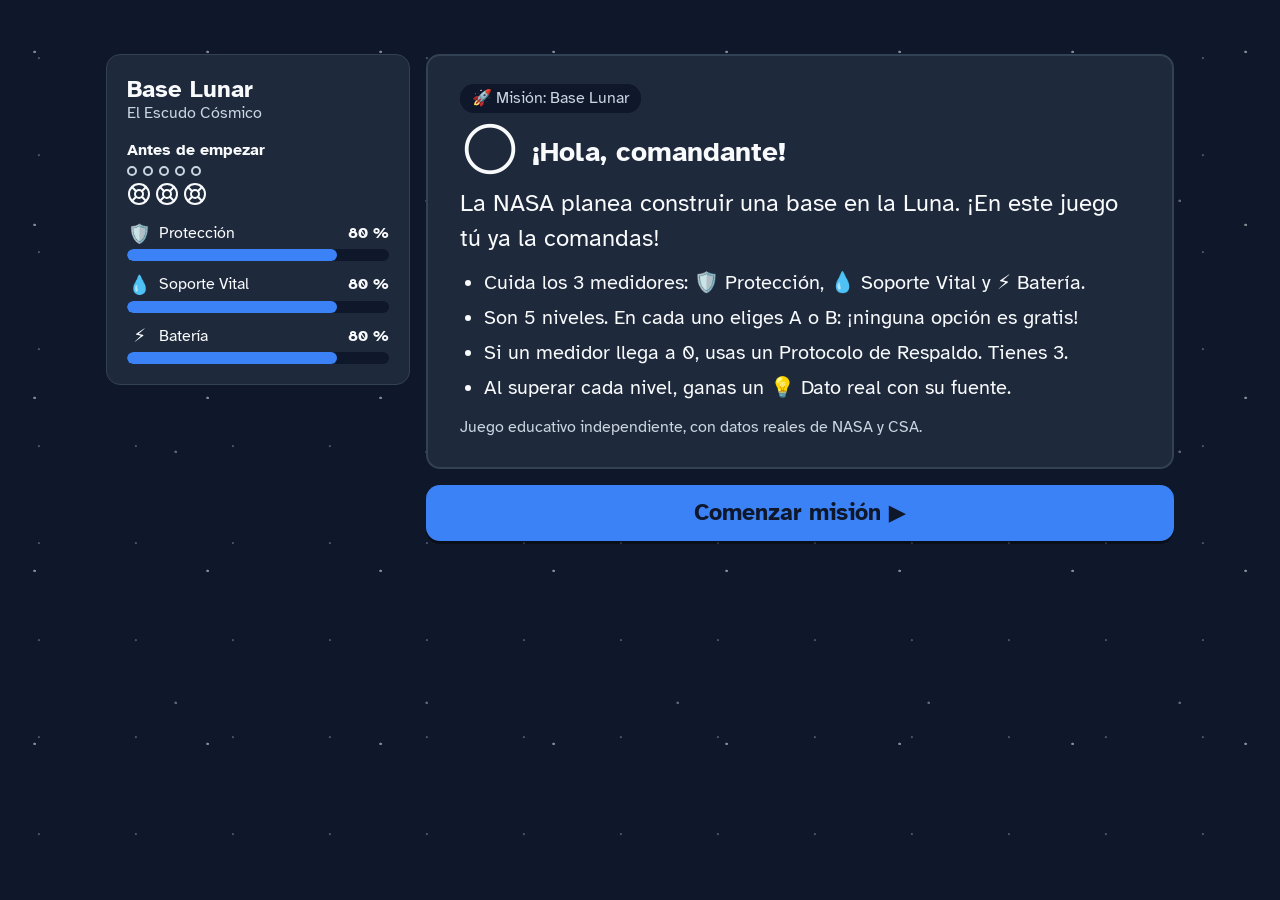
<file: index.html>
<!DOCTYPE html>
<html lang="es">
<head>
  <meta charset="utf-8">
  <meta name="viewport" content="width=device-width, initial-scale=1, viewport-fit=cover">
  <meta http-equiv="Content-Security-Policy" content="default-src 'self'; script-src 'self'; style-src 'self'; img-src 'self'; font-src 'self'; connect-src https://api.nasa.gov; base-uri 'none'; form-action 'none'; object-src 'none'">
  <title>Base Lunar: El Escudo Cósmico</title>
  <meta name="description" content="Juego educativo para niñas y niños de 7 a 12 años: comanda una base en la Luna y aprende datos reales de NASA y CSA.">
  <meta name="theme-color" content="#0F172A">
  <meta name="color-scheme" content="dark">
  <!-- Vista previa al compartir el enlace (Open Graph, D-64) -->
  <meta property="og:type" content="website">
  <meta property="og:site_name" content="Base Lunar">
  <meta property="og:title" content="Base Lunar: El Escudo Cósmico">
  <meta property="og:description" content="Juego educativo para niñas y niños de 7 a 12 años: comanda una base en la Luna y aprende datos reales de NASA y CSA.">
  <meta property="og:locale" content="es_LA">
  <meta property="og:url" content="https://priscila845gallegos-a11y.github.io/base-lunar/">
  <meta property="og:image" content="https://priscila845gallegos-a11y.github.io/base-lunar/assets/og-imagen.png">
  <meta property="og:image:width" content="1200">
  <meta property="og:image:height" content="630">
  <meta property="og:image:alt" content="Pantalla de inicio de Base Lunar: los tres medidores y el botón «Comenzar misión».">
  <meta name="twitter:card" content="summary_large_image">
  <link rel="icon" href="assets/favicon.svg" type="image/svg+xml">
  <link rel="stylesheet" href="style.css">
  <script src="js/config.js" defer></script>
  <script src="js/levels.js" defer></script>
  <script src="js/nasaData.js" defer></script>
  <script src="js/game.js" defer></script>
  <script src="js/ui.js" defer></script>
</head>
<body>
  <noscript>
    <p class="aviso-noscript">Para jugar a Base Lunar hay que activar JavaScript en el navegador.</p>
  </noscript>

  <!-- Íconos: Lucide (licencia ISC), https://lucide.dev -->
  <main class="app" id="app">

    <section class="hud" aria-labelledby="hud-titulo">
      <h1 class="hud__titulo" id="hud-titulo">Base Lunar <span class="hud__subtitulo">El Escudo Cósmico</span></h1>

      <div class="hud__barra">
        <div class="progreso">
          <p class="progreso__texto" id="progreso-texto">Antes de empezar</p>
          <ol class="progreso__puntos" aria-hidden="true">
            <li class="progreso__punto"></li>
            <li class="progreso__punto"></li>
            <li class="progreso__punto"></li>
            <li class="progreso__punto"></li>
            <li class="progreso__punto"></li>
          </ol>
        </div>

        <p class="respaldos">
          <span class="sr-only" id="respaldos-texto">Protocolos de Respaldo: quedan 3 de 3</span>
          <span class="respaldos__iconos" aria-hidden="true">
            <svg class="respaldo" viewBox="0 0 24 24" fill="none" stroke="currentColor" stroke-width="2" stroke-linecap="round" stroke-linejoin="round"><circle cx="12" cy="12" r="10"/><path d="m4.93 4.93 4.24 4.24"/><path d="m14.83 9.17 4.24-4.24"/><path d="m14.83 14.83 4.24 4.24"/><path d="m9.17 14.83-4.24 4.24"/><circle cx="12" cy="12" r="4"/></svg>
            <svg class="respaldo" viewBox="0 0 24 24" fill="none" stroke="currentColor" stroke-width="2" stroke-linecap="round" stroke-linejoin="round"><circle cx="12" cy="12" r="10"/><path d="m4.93 4.93 4.24 4.24"/><path d="m14.83 9.17 4.24-4.24"/><path d="m14.83 14.83 4.24 4.24"/><path d="m9.17 14.83-4.24 4.24"/><circle cx="12" cy="12" r="4"/></svg>
            <svg class="respaldo" viewBox="0 0 24 24" fill="none" stroke="currentColor" stroke-width="2" stroke-linecap="round" stroke-linejoin="round"><circle cx="12" cy="12" r="10"/><path d="m4.93 4.93 4.24 4.24"/><path d="m14.83 9.17 4.24-4.24"/><path d="m14.83 14.83 4.24 4.24"/><path d="m9.17 14.83-4.24 4.24"/><circle cx="12" cy="12" r="4"/></svg>
          </span>
        </p>

        <div class="hud__botones">
          <button type="button" class="boton-icono" id="boton-sonido" aria-pressed="true" aria-label="Efectos de sonido" hidden>
            <svg class="icono icono--sonido-activo" viewBox="0 0 24 24" fill="none" stroke="currentColor" stroke-width="2" stroke-linecap="round" stroke-linejoin="round" aria-hidden="true"><path d="M11 4.702a.705.705 0 0 0-1.203-.498L6.413 7.587A1.4 1.4 0 0 1 5.416 8H3a1 1 0 0 0-1 1v6a1 1 0 0 0 1 1h2.416a1.4 1.4 0 0 1 .997.413l3.383 3.384A.705.705 0 0 0 11 19.298z"/><path d="M16 9a5 5 0 0 1 0 6"/><path d="M19.364 18.364a9 9 0 0 0 0-12.728"/></svg>
            <svg class="icono icono--sonido-silencio" viewBox="0 0 24 24" fill="none" stroke="currentColor" stroke-width="2" stroke-linecap="round" stroke-linejoin="round" aria-hidden="true"><path d="M11 4.702a.7.7 0 0 0-1.203-.498L6.413 7.587A1.4 1.4 0 0 1 5.416 8H3a1 1 0 0 0-1 1v6a1 1 0 0 0 1 1h2.416a1.4 1.4 0 0 1 .997.413l3.383 3.384A.7.7 0 0 0 11 19.298z"/><path d="m16.5 14.5 5-5"/><path d="m16.5 9.5 5 5"/></svg>
          </button>
          <button type="button" class="boton-icono" id="boton-ayuda" aria-label="Cómo se juega" hidden><span aria-hidden="true">?</span></button>
        </div>
      </div>

      <ul class="medidores" aria-label="Medidores de la base">
        <li class="medidor" id="medidor-proteccion">
          <span class="medidor__icono" aria-hidden="true">🛡️</span>
          <span class="medidor__nombre" id="medidor-proteccion-nombre">Protección</span>
          <span class="medidor__barra" role="progressbar" aria-labelledby="medidor-proteccion-nombre" aria-valuemin="0" aria-valuemax="100" aria-valuenow="80" aria-valuetext="80 %"><span class="medidor__relleno"></span></span>
          <span class="medidor__valor" aria-hidden="true"><span class="medidor__numero">80&nbsp;%</span><span class="medidor__aviso">⚠</span></span>
          <span class="medidor__flotante" aria-hidden="true"></span>
        </li>
        <li class="medidor" id="medidor-soporte">
          <span class="medidor__icono" aria-hidden="true">💧</span>
          <span class="medidor__nombre" id="medidor-soporte-nombre">Soporte Vital</span>
          <span class="medidor__barra" role="progressbar" aria-labelledby="medidor-soporte-nombre" aria-valuemin="0" aria-valuemax="100" aria-valuenow="80" aria-valuetext="80 %"><span class="medidor__relleno"></span></span>
          <span class="medidor__valor" aria-hidden="true"><span class="medidor__numero">80&nbsp;%</span><span class="medidor__aviso">⚠</span></span>
          <span class="medidor__flotante" aria-hidden="true"></span>
        </li>
        <li class="medidor" id="medidor-bateria">
          <span class="medidor__icono" aria-hidden="true">⚡</span>
          <span class="medidor__nombre" id="medidor-bateria-nombre">Batería</span>
          <span class="medidor__barra" role="progressbar" aria-labelledby="medidor-bateria-nombre" aria-valuemin="0" aria-valuemax="100" aria-valuenow="80" aria-valuetext="80 %"><span class="medidor__relleno"></span></span>
          <span class="medidor__valor" aria-hidden="true"><span class="medidor__numero">80&nbsp;%</span><span class="medidor__aviso">⚠</span></span>
          <span class="medidor__flotante" aria-hidden="true"></span>
        </li>
      </ul>
    </section>

    <div class="tarjeta" id="tarjeta" role="region" aria-label="Tarjeta de misión" tabindex="0">

      <section class="vista" id="vista-inicio" aria-labelledby="inicio-titulo">
        <div class="tarjeta__superior">
          <p class="etiqueta"><span aria-hidden="true">🚀</span> Misión: Base Lunar</p>
        </div>
        <div class="tarjeta__cabecera">
          <span class="tarjeta__avatar" aria-hidden="true">🌕</span>
          <h2 class="tarjeta__titulo" id="inicio-titulo" tabindex="-1">¡Hola, comandante!</h2>
        </div>
        <p class="tarjeta__historia">La NASA planea construir una base en la Luna. ¡En este juego tú ya la comandas!</p>
        <ul class="instrucciones">
          <li>Cuida los 3 medidores: 🛡️ Protección, 💧 Soporte Vital y ⚡ Batería.</li>
          <li>Son 5 niveles. En cada uno eliges A o B: ¡ninguna opción es gratis!</li>
          <li>Si un medidor llega a 0, usas un Protocolo de Respaldo. Tienes 3.</li>
          <li>Al superar cada nivel, ganas un 💡 Dato real con su fuente.</li>
        </ul>
        <p class="nota">Juego educativo independiente, con datos reales de NASA y CSA.</p>
      </section>

      <section class="vista" id="vista-nivel" aria-labelledby="nivel-titulo" hidden>
        <div class="tarjeta__superior">
          <p class="etiqueta" id="nivel-etiqueta"></p>
          <button type="button" class="boton-escuchar" id="boton-escuchar" hidden>
            <svg class="icono" viewBox="0 0 24 24" fill="none" stroke="currentColor" stroke-width="2" stroke-linecap="round" stroke-linejoin="round" aria-hidden="true"><path d="M11 4.702a.705.705 0 0 0-1.203-.498L6.413 7.587A1.4 1.4 0 0 1 5.416 8H3a1 1 0 0 0-1 1v6a1 1 0 0 0 1 1h2.416a1.4 1.4 0 0 1 .997.413l3.383 3.384A.705.705 0 0 0 11 19.298z"/><path d="M16 9a5 5 0 0 1 0 6"/><path d="M19.364 18.364a9 9 0 0 0 0-12.728"/></svg>
            <span class="boton-escuchar__texto">Escuchar</span>
          </button>
        </div>
        <div class="tarjeta__cabecera">
          <span class="tarjeta__avatar" id="nivel-avatar" aria-hidden="true"></span>
          <h2 class="tarjeta__titulo" id="nivel-titulo" tabindex="-1"><span class="sr-only" id="nivel-numero">Nivel 1: </span><span id="nivel-nombre">La Noche Lunar</span></h2>
        </div>
        <p class="tarjeta__historia" id="nivel-historia"></p>
        <p class="aviso aviso--tormenta" id="aviso-x" hidden></p>
        <p class="aviso aviso--ayuda" id="aviso-ayuda" hidden></p>
        <div class="aviso aviso--respaldo" id="aviso-respaldo" hidden>
          <p class="aviso__mensaje" id="respaldo-mensaje"></p>
          <p class="aviso__pista" id="respaldo-pista"></p>
        </div>
        <div class="resultado" id="resultado" hidden>
          <p class="resultado__texto" id="resultado-texto"></p>
          <div class="dato">
            <h3 class="dato__titulo"><span aria-hidden="true">💡</span> Dato real</h3>
            <p class="dato__texto" id="dato-texto"></p>
            <div class="dato__extra" id="dato-extra" hidden></div>
            <p class="dato__fuente" id="dato-fuentes"></p>
          </div>
        </div>
      </section>

      <section class="vista" id="vista-abortada" aria-labelledby="abortada-titulo" hidden>
        <div class="tarjeta__superior">
          <p class="etiqueta"><span aria-hidden="true">🪂</span> Cápsula de Regreso</p>
        </div>
        <div class="tarjeta__cabecera">
          <span class="tarjeta__avatar" aria-hidden="true">🌍</span>
          <h2 class="tarjeta__titulo" id="abortada-titulo" tabindex="-1">Misión Abortada</h2>
        </div>
        <p class="tarjeta__historia">¡La tripulación volvió a salvo a la Tierra en la cápsula! Aprendiste mucho en esta misión.</p>
      </section>

      <section class="vista vista--victoria" id="vista-victoria" aria-labelledby="victoria-titulo" hidden>
        <div class="tarjeta__superior">
          <p class="etiqueta"><span aria-hidden="true">🏅</span> ¡Misión cumplida!</p>
        </div>
        <div class="tarjeta__cabecera">
          <span class="tarjeta__avatar" aria-hidden="true">🏅</span>
          <h2 class="tarjeta__titulo" id="victoria-titulo" tabindex="-1">Certificado de Comandante Junior de la Base Lunar</h2>
        </div>
        <p class="tarjeta__historia">El relevo llegó y la base sigue funcionando. ¡Gracias por comandarla!</p>
        <p class="certificado__linea">Fecha: <span id="certificado-fecha"></span></p>
        <p class="certificado__linea"><span class="certificado__estrellas" id="certificado-estrellas" aria-hidden="true"></span> <span id="certificado-respaldos"></span></p>
        <ul class="certificado__medidores" id="certificado-medidores"></ul>
        <h3 class="certificado__subtitulo">Lo que aprendiste</h3>
        <ol class="certificado__datos" id="certificado-datos"></ol>
        <p class="nota">Datos: NASA DONKI, NASA OSDR / RadLab, NASA y CSA. Es un juego educativo independiente: este certificado no es oficial.</p>
      </section>

    </div>

    <section class="decisiones" aria-label="Decisiones">
      <div class="decisiones__opciones" id="opciones" hidden>
        <button type="button" class="opcion opcion--a" id="opcion-a" aria-keyshortcuts="A 1">
          <span class="opcion__letra" aria-hidden="true">A</span>
          <span class="opcion__cuerpo">
            <span class="opcion__titulo"><span class="sr-only">Opción A: </span><span class="opcion__texto"></span></span>
            <span class="opcion__efectos" aria-hidden="true"></span>
            <span class="sr-only opcion__descripcion"></span>
          </span>
        </button>
        <button type="button" class="opcion opcion--b" id="opcion-b" aria-keyshortcuts="B 2">
          <span class="opcion__letra" aria-hidden="true">B</span>
          <span class="opcion__cuerpo">
            <span class="opcion__titulo"><span class="sr-only">Opción B: </span><span class="opcion__texto"></span></span>
            <span class="opcion__efectos" aria-hidden="true"></span>
            <span class="sr-only opcion__descripcion"></span>
          </span>
        </button>
      </div>
      <button type="button" class="boton-principal" id="boton-principal"><span id="boton-principal-texto">Comenzar misión</span> <span aria-hidden="true">▶</span></button>
    </section>

  </main>

  <div class="sr-only" id="anuncio" aria-live="polite"></div>
  <div class="sr-only" id="anuncio-urgente" aria-live="assertive"></div>
</body>
</html>
</file>
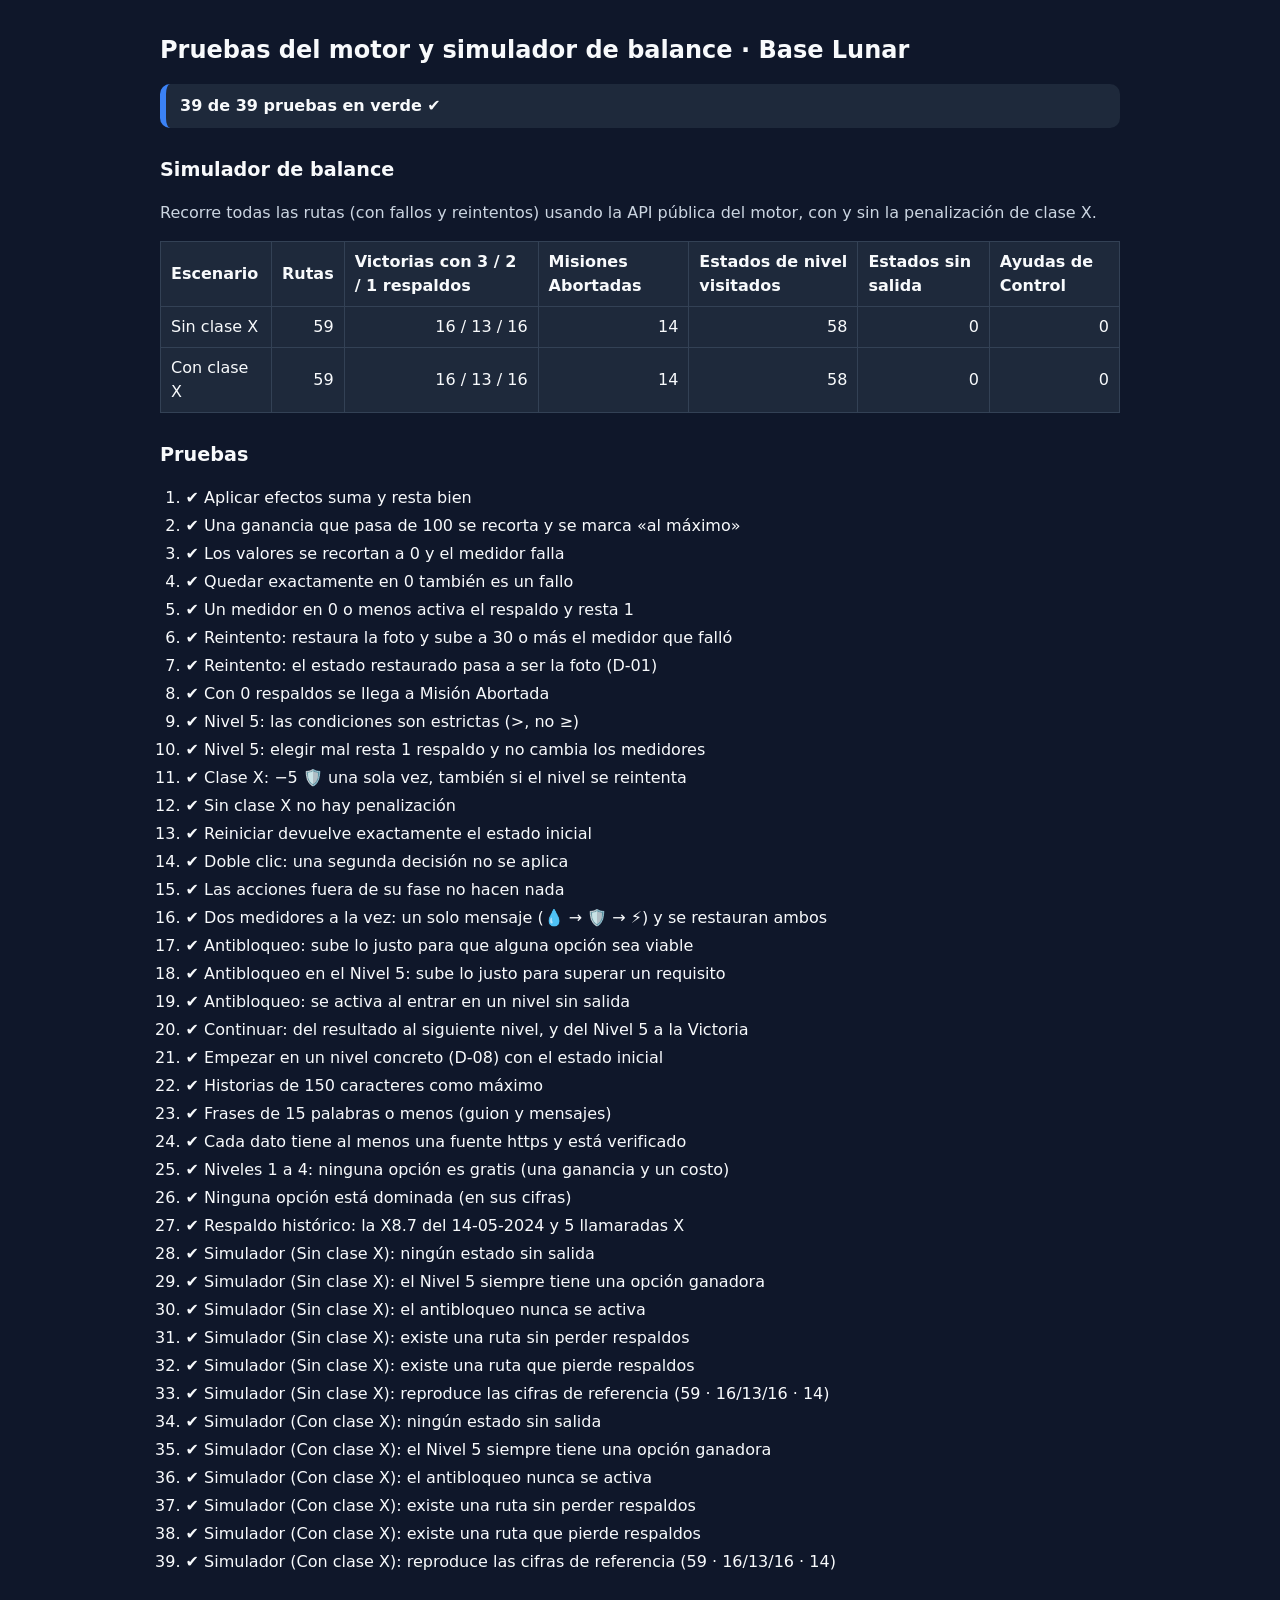
<file: tests/tests.html>
<!DOCTYPE html>
<html lang="es">
<head>
  <meta charset="utf-8">
  <meta name="viewport" content="width=device-width, initial-scale=1">
  <title>Pruebas · Base Lunar</title>
  <style>
    body { margin: 0; padding: 16px; background: #0F172A; color: #F8FAFC; font: 16px/1.5 system-ui, sans-serif; }
    main { max-width: 960px; margin: 0 auto; }
    h1 { font-size: 1.5rem; }
    h2 { margin-top: 28px; font-size: 1.2rem; }
    #resumen { padding: 10px 14px; border-radius: 10px; background: #1E293B; font-weight: 700; }
    #resumen.ok { border-left: 6px solid #3B82F6; }
    #resumen.fallo { border-left: 6px solid #F97316; }
    ol { padding-left: 1.6em; }
    li { margin: 4px 0; }
    li.fallo { color: #FDBA74; }
    table { width: 100%; border-collapse: collapse; background: #1E293B; }
    th, td { padding: 8px 10px; border: 1px solid #334155; text-align: left; }
    td.num { text-align: right; font-variant-numeric: tabular-nums; }
    p.nota { color: #CBD5E1; }
  </style>
  <script src="../js/config.js"></script>
  <script src="../js/levels.js"></script>
  <script src="../js/nasaData.js"></script>
  <script src="../js/game.js"></script>
</head>
<body>
  <main>
    <h1>Pruebas del motor y simulador de balance · Base Lunar</h1>
    <p id="resumen" role="status">Ejecutando las pruebas…</p>

    <h2>Simulador de balance</h2>
    <p class="nota">Recorre todas las rutas (con fallos y reintentos) usando la API pública del motor, con y sin la penalización de clase X.</p>
    <table>
      <thead>
        <tr><th scope="col">Escenario</th><th scope="col">Rutas</th><th scope="col">Victorias con 3 / 2 / 1 respaldos</th><th scope="col">Misiones Abortadas</th><th scope="col">Estados de nivel visitados</th><th scope="col">Estados sin salida</th><th scope="col">Ayudas de Control</th></tr>
      </thead>
      <tbody id="tabla-simulador"></tbody>
    </table>

    <h2>Pruebas</h2>
    <ol id="lista"></ol>
  </main>

  <script>
    'use strict';
    (function () {
      const BL = window.BaseLunar;
      const M = BL.motor;
      const F = M.FASES;
      const R = BL.config.REGLAS;
      const resultados = [];

      // ---------- Utilidades de prueba ----------
      function prueba(nombre, fn) {
        try {
          fn();
          resultados.push({ nombre, ok: true });
        } catch (error) {
          resultados.push({ nombre, ok: false, error: error.message });
        }
      }

      function igual(real, esperado, mensaje) {
        const a = JSON.stringify(real);
        const b = JSON.stringify(esperado);
        if (a !== b) throw new Error((mensaje ? mensaje + ': ' : '') + 'se esperaba ' + b + ' y se obtuvo ' + a);
      }

      function verdadero(condicion, mensaje) {
        if (!condicion) throw new Error(mensaje || 'se esperaba verdadero');
      }

      const m = (p, s, b) => ({ proteccion: p, soporte: s, bateria: b });
      const hay = (eventos, tipo, extra = {}) => eventos.some((e) => e.tipo === tipo && Object.keys(extra).every((k) => e[k] === extra[k]));

      /** Estado en la fase NIVEL con los medidores dados. */
      function enNivel(nivel, medidores) {
        return { ...M.crearEstadoInicial(), fase: F.NIVEL, nivel, medidores: { ...medidores }, foto: { ...medidores } };
      }

      /** Juega una ruta de decisiones desde el Inicio y devuelve el último resultado del motor. */
      function jugar(ruta, claseX = false) {
        let r = M.empezar(M.crearEstadoInicial(), { claseX });
        ruta.forEach((opcion) => {
          if (r.estado.fase === F.RESULTADO) r = M.continuar(r.estado, { claseX });
          r = M.aplicarDecision(r.estado, opcion);
        });
        return r;
      }

      // ---------- Motor (sección 10 del Prompt 0) ----------
      prueba('Aplicar efectos suma y resta bien', () => {
        const r = M.aplicarEfectos(m(80, 80, 80), { bateria: 20, soporte: -35 });
        igual(r.medidores, m(80, 45, 100));
        igual(r.fallidos, []);
      });

      prueba('Una ganancia que pasa de 100 se recorta y se marca «al máximo»', () => {
        const r = M.aplicarEfectos(m(80, 45, 100), { proteccion: 25, soporte: -35 });
        igual(r.medidores, m(100, 10, 100));
        igual(r.crudos.proteccion, 105);
        igual(r.alMaximo, ['proteccion']);
      });

      prueba('Los valores se recortan a 0 y el medidor falla', () => {
        const r = M.aplicarEfectos(m(100, 10, 70), { proteccion: 35, soporte: -30 });
        igual(r.medidores.soporte, 0);
        igual(r.crudos.soporte, -20);
        igual(r.fallidos, ['soporte']);
      });

      prueba('Quedar exactamente en 0 también es un fallo', () => {
        igual(M.aplicarEfectos(m(100, 30, 70), { proteccion: 35, soporte: -30 }).fallidos, ['soporte']);
      });

      prueba('Un medidor en 0 o menos activa el respaldo y resta 1', () => {
        const r = jugar(['B', 'A', 'B']);
        igual(r.estado.fase, F.RESPALDO);
        igual(r.estado.respaldos, 2);
        igual(r.estado.fallidos, ['bateria']);
        verdadero(hay(r.eventos, 'respaldoActivado', { motivo: 'bateria' }), 'evento respaldoActivado');
      });

      prueba('Reintento: restaura la foto y sube a 30 o más el medidor que falló', () => {
        igual(M.reintentar(jugar(['B', 'A', 'B']).estado).estado.medidores, m(100, 60, 40), '⚡ = máx(40, 30)');
        const r = M.reintentar(jugar(['A', 'A', 'A', 'A']).estado);
        igual(r.estado.fase, F.NIVEL);
        igual(r.estado.medidores, m(100, 30, 70), '💧 = máx(10, 30); el resto, como en la foto');
      });

      prueba('Reintento: el estado restaurado pasa a ser la foto (D-01)', () => {
        const r = M.reintentar(jugar(['A', 'A', 'A', 'A']).estado);
        igual(r.estado.foto, r.estado.medidores);
      });

      prueba('Con 0 respaldos se llega a Misión Abortada', () => {
        let r = jugar(['A', 'A', 'A', 'A']);
        r = M.aplicarDecision(M.reintentar(r.estado).estado, 'A');
        igual(r.estado.respaldos, 1, '💧 30 − 30 = 0 vuelve a fallar');
        r = M.aplicarDecision(M.reintentar(r.estado).estado, 'A');
        igual(r.estado.fase, F.MISION_ABORTADA);
        igual(r.estado.respaldos, 0);
        verdadero(hay(r.eventos, 'misionAbortada'), 'evento misionAbortada');
      });

      prueba('Nivel 5: las condiciones son estrictas (>, no ≥)', () => {
        const { A, B } = BL.niveles[4].opciones;
        igual(M.cumpleRequisito(m(0, 0, 35), A.requisito), false, '⚡ 35');
        igual(M.cumpleRequisito(m(0, 0, 36), A.requisito), true, '⚡ 36');
        igual(M.cumpleRequisito(m(40, 0, 0), B.requisito), false, '🛡️ 40');
        igual(M.cumpleRequisito(m(41, 0, 0), B.requisito), true, '🛡️ 41');
      });

      prueba('Nivel 5: elegir mal resta 1 respaldo y no cambia los medidores', () => {
        const r = M.aplicarDecision(enNivel(5, m(40, 70, 100)), 'B');
        igual([r.estado.fase, r.estado.respaldos], [F.RESPALDO, 2]);
        igual(r.estado.medidores, m(40, 70, 100));
        const reintento = M.reintentar(r.estado);
        igual(reintento.estado.medidores, m(40, 70, 100));
        igual(M.aplicarDecision(reintento.estado, 'A').estado.fase, F.RESULTADO);
      });

      prueba('Clase X: −5 🛡️ una sola vez, también si el nivel se reintenta', () => {
        const n4 = M.continuar(jugar(['A', 'A', 'A'], true).estado, { claseX: true });
        igual(n4.estado.medidores.proteccion, 95);
        verdadero(hay(n4.eventos, 'penalizacionX'), 'evento penalizacionX');
        const reintento = M.reintentar(M.aplicarDecision(n4.estado, 'A').estado);
        igual(reintento.estado.medidores.proteccion, 95);
        verdadero(!hay(reintento.eventos, 'penalizacionX'), 'sin penalización al reintentar');
      });

      prueba('Sin clase X no hay penalización', () => {
        igual(M.continuar(jugar(['A', 'A', 'A']).estado, { claseX: false }).estado.medidores.proteccion, 100);
      });

      prueba('Reiniciar devuelve exactamente el estado inicial', () => {
        const inicial = M.crearEstadoInicial();
        igual(M.reiniciar(), inicial);
        igual(inicial, { fase: F.INICIO, nivel: 0, medidores: m(80, 80, 80), foto: m(80, 80, 80), respaldos: 3, claseX: false, fallidos: [], ultimaOpcion: null });
      });

      // ---------- Robustez y antibloqueo ----------
      prueba('Doble clic: una segunda decisión no se aplica', () => {
        const r1 = M.aplicarDecision(M.empezar(M.crearEstadoInicial()).estado, 'A');
        const r2 = M.aplicarDecision(r1.estado, 'A');
        verdadero(r2.estado === r1.estado, 'mismo estado');
        igual(r2.eventos, []);
        igual(r1.estado.medidores, m(80, 45, 100));
      });

      prueba('Las acciones fuera de su fase no hacen nada', () => {
        const inicial = M.crearEstadoInicial();
        verdadero(M.aplicarDecision(inicial, 'A').estado === inicial, 'decidir en Inicio');
        verdadero(M.reintentar(inicial).estado === inicial, 'reintentar en Inicio');
        verdadero(M.continuar(inicial).estado === inicial, 'continuar en Inicio');
      });

      prueba('Dos medidores a la vez: un solo mensaje (💧 → 🛡️ → ⚡) y se restauran ambos', () => {
        const nivel = { id: 9, tipo: 'decision', opciones: { A: { efectos: { proteccion: -90, soporte: -90, bateria: 5 } }, B: { efectos: { bateria: -10, soporte: 5 } } } };
        const r = M.aplicarDecision(enNivel(1, m(50, 20, 50)), 'A', [nivel]);
        igual(r.estado.fallidos, ['soporte', 'proteccion']);
        verdadero(hay(r.eventos, 'respaldoActivado', { motivo: 'soporte' }), 'mensaje de 💧');
        igual(M.reintentar(r.estado, [nivel]).estado.medidores, m(50, 30, 50));
      });

      prueba('Antibloqueo: sube lo justo para que alguna opción sea viable', () => {
        const nivel = { id: 9, tipo: 'decision', opciones: { A: { efectos: { proteccion: 30, bateria: -30 } }, B: { efectos: { proteccion: 40, bateria: -45 } } } };
        const ayuda = M.calcularAyuda(m(100, 60, 20), nivel);
        igual(ayuda.ajustes, { bateria: 11 });
        verdadero(M.esSobrevivible(ayuda.medidores, nivel), 'sobrevivible tras la ayuda');
        igual(M.calcularAyuda(m(100, 60, 40), nivel), null, 'sin ayuda si hay salida');
      });

      prueba('Antibloqueo en el Nivel 5: sube lo justo para superar un requisito', () => {
        igual(M.calcularAyuda(m(30, 50, 30), BL.niveles[4]).ajustes, { bateria: 6 });
      });

      prueba('Antibloqueo: se activa al entrar en un nivel sin salida', () => {
        const imposible = [{ id: 1, tipo: 'decision', opciones: { A: { efectos: { bateria: -90, soporte: 5 } }, B: { efectos: { bateria: -95, proteccion: 5 } } } }];
        const r = M.empezar(M.crearEstadoInicial(), {}, imposible);
        verdadero(hay(r.eventos, 'ayudaActivada'), 'evento ayudaActivada');
        igual(r.estado.medidores.bateria, 91);
        igual(r.estado.foto, r.estado.medidores);
      });

      prueba('Continuar: del resultado al siguiente nivel, y del Nivel 5 a la Victoria', () => {
        igual(M.continuar(jugar(['A']).estado).estado.nivel, 2);
        const n5 = M.continuar(jugar(['A', 'B', 'A', 'A']).estado, { claseX: true });
        const ganada = M.aplicarDecision(n5.estado, 'A');
        igual(ganada.estado.fase, F.RESULTADO);
        const victoria = M.continuar(ganada.estado);
        igual(victoria.estado.fase, F.VICTORIA);
        verdadero(hay(victoria.eventos, 'victoria'), 'evento victoria');
      });

      prueba('Empezar en un nivel concreto (D-08) con el estado inicial', () => {
        const r = M.empezar(M.crearEstadoInicial(), { nivel: 4, claseX: true });
        igual([r.estado.nivel, r.estado.medidores], [4, m(75, 80, 80)]);
        igual(M.empezar(M.crearEstadoInicial(), { nivel: 9 }).estado.nivel, 1, 'nivel fuera de rango');
      });

      // ---------- Datos y textos ----------
      const VALORES_LARGOS = { clase: 'X8.7', fecha: '14 de septiembre de 2024', n: '5', recurso: 'agua y oxígeno y energía' };
      const expandir = (texto) => texto.replace(/\{(\w+)\}/g, (_, k) => VALORES_LARGOS[k] || 'Los sensores del guiado necesitaban más protección.');
      const frases = (texto) => texto.split(/(?<=[.!?…])\s+/).filter(Boolean);
      const palabras = (frase) => frase.split(/\s+/).filter((p) => /[\p{L}\p{N}]/u.test(p)).length;

      function textosDelJuego() {
        const t = [];
        BL.niveles.forEach((n) => {
          t.push(n.historia, n.dato.texto, ...(n.dato.extra || []));
          Object.values(n.opciones).forEach((o) => t.push(o.texto, o.resultado, ...(o.fallo ? [o.fallo] : [])));
        });
        const x = BL.textos;
        t.push(...Object.values(x.respaldo), x.ayuda, x.penalizacionX, x.llamarada.linea, x.llamarada.serieX);
        return t.map(expandir);
      }

      prueba('Historias de 150 caracteres como máximo', () => {
        BL.niveles.forEach((n) => verdadero(n.historia.length <= 150, `Nivel ${n.id}: ${n.historia.length} caracteres`));
      });

      prueba('Frases de 15 palabras o menos (guion y mensajes)', () => {
        igual(textosDelJuego().flatMap(frases).filter((f) => palabras(f) > 15), []);
      });

      prueba('Cada dato tiene al menos una fuente https y está verificado', () => {
        BL.niveles.forEach((n) => {
          verdadero(n.dato.verificado === true, `Nivel ${n.id}: verificado`);
          verdadero(n.dato.fuentes.length > 0 && n.dato.fuentes.every((f) => f.nombre && /^https:\/\//.test(f.url)), `Nivel ${n.id}: fuentes`);
        });
      });

      prueba('Niveles 1 a 4: ninguna opción es gratis (una ganancia y un costo)', () => {
        BL.niveles.filter((n) => n.tipo === 'decision').forEach((n) => Object.entries(n.opciones).forEach(([id, o]) => {
          const v = Object.values(o.efectos);
          verdadero(v.some((x) => x > 0) && v.some((x) => x < 0), `Nivel ${n.id}-${id}`);
        }));
      });

      prueba('Ninguna opción está dominada (en sus cifras)', () => {
        const claves = ['proteccion', 'soporte', 'bateria'];
        const peorOIgual = (a, b) => claves.every((k) => (a[k] || 0) <= (b[k] || 0)) && claves.some((k) => (a[k] || 0) < (b[k] || 0));
        BL.niveles.filter((n) => n.tipo === 'decision').forEach((n) => {
          const { A, B } = n.opciones;
          verdadero(!peorOIgual(A.efectos, B.efectos) && !peorOIgual(B.efectos, A.efectos), `Nivel ${n.id}`);
        });
      });

      prueba('Respaldo histórico: la X8.7 del 14-05-2024 y 5 llamaradas X', () => {
        const t = BL.nasaData.respaldoHistorico();
        igual([t.clase, t.fecha, t.enVivo, t.llamaradasX], ['X8.7', '2024-05-14T16:51Z', false, 5]);
        verdadero(/^https:\/\/ccmc\.gsfc\.nasa\.gov\/DONKI\/view\/FLR\//.test(t.url), 'enlace a DONKI');
      });

      // ---------- Simulador de balance ----------
      function simular(claseX) {
        const s = { rutas: 0, victorias: { 3: 0, 2: 0, 1: 0 }, abortadas: 0, estados: 0, sinSalida: 0, n5SinGanadora: 0, ayudas: 0, perfecta: false, conPerdida: false };
        const seguir = (r) => {
          if (hay(r.eventos, 'ayudaActivada')) s.ayudas += 1;
          const e = r.estado;
          if (e.fase === F.RESULTADO) return seguir(M.continuar(e, { claseX }));
          if (e.fase === F.RESPALDO) return seguir(M.reintentar(e));
          if (e.fase === F.VICTORIA || e.fase === F.MISION_ABORTADA) return terminar(s, e);
          s.estados += 1;
          const nivel = BL.niveles[e.nivel - 1];
          if (!M.esSobrevivible(e.medidores, nivel)) {
            s.sinSalida += 1;
            if (nivel.tipo === 'condicion') s.n5SinGanadora += 1;
          }
          ['A', 'B'].forEach((opcion) => seguir(M.aplicarDecision(e, opcion)));
        };
        seguir(M.empezar(M.crearEstadoInicial(), { claseX }));
        return s;
      }

      function terminar(s, estado) {
        s.rutas += 1;
        if (estado.fase === F.MISION_ABORTADA) {
          s.abortadas += 1;
          s.conPerdida = true;
          return;
        }
        s.victorias[estado.respaldos] += 1;
        if (estado.respaldos === R.RESPALDOS_INICIALES) s.perfecta = true;
        else s.conPerdida = true;
      }

      const simulaciones = { 'Sin clase X': simular(false), 'Con clase X': simular(true) };
      Object.entries(simulaciones).forEach(([nombre, s]) => {
        prueba(`Simulador (${nombre}): ningún estado sin salida`, () => igual(s.sinSalida, 0));
        prueba(`Simulador (${nombre}): el Nivel 5 siempre tiene una opción ganadora`, () => igual(s.n5SinGanadora, 0));
        prueba(`Simulador (${nombre}): el antibloqueo nunca se activa`, () => igual(s.ayudas, 0));
        prueba(`Simulador (${nombre}): existe una ruta sin perder respaldos`, () => verdadero(s.perfecta));
        prueba(`Simulador (${nombre}): existe una ruta que pierde respaldos`, () => verdadero(s.conPerdida));
        prueba(`Simulador (${nombre}): reproduce las cifras de referencia (59 · 16/13/16 · 14)`, () =>
          igual([s.rutas, s.victorias[3], s.victorias[2], s.victorias[1], s.abortadas], [59, 16, 13, 16, 14]));
      });

      // ---------- Informe ----------
      function celda(fila, texto, numerica) {
        const td = document.createElement('td');
        td.textContent = texto;
        if (numerica) td.className = 'num';
        fila.append(td);
      }

      function pintarSimulador() {
        const cuerpo = document.getElementById('tabla-simulador');
        Object.entries(simulaciones).forEach(([nombre, s]) => {
          const fila = document.createElement('tr');
          celda(fila, nombre);
          [s.rutas, `${s.victorias[3]} / ${s.victorias[2]} / ${s.victorias[1]}`, s.abortadas, s.estados, s.sinSalida, s.ayudas].forEach((v) => celda(fila, String(v), true));
          cuerpo.append(fila);
        });
        console.table(Object.fromEntries(Object.entries(simulaciones).map(([n, s]) => [n, { rutas: s.rutas, 'victorias 3/2/1': `${s.victorias[3]}/${s.victorias[2]}/${s.victorias[1]}`, abortadas: s.abortadas, 'sin salida': s.sinSalida }])));
      }

      function pintarPruebas() {
        const lista = document.getElementById('lista');
        resultados.forEach((r) => {
          const li = document.createElement('li');
          li.className = r.ok ? 'ok' : 'fallo';
          li.textContent = (r.ok ? '✔ ' : '✖ ') + r.nombre + (r.ok ? '' : ' — ' + r.error);
          lista.append(li);
        });
        const ok = resultados.filter((r) => r.ok).length;
        const resumen = document.getElementById('resumen');
        resumen.textContent = `${ok} de ${resultados.length} pruebas en verde` + (ok === resultados.length ? ' ✔' : ' ✖');
        resumen.className = ok === resultados.length ? 'ok' : 'fallo';
      }

      pintarSimulador();
      pintarPruebas();
      window.resultadosPruebas = {
        total: resultados.length,
        ok: resultados.filter((r) => r.ok).length,
        fallos: resultados.filter((r) => !r.ok),
        simulador: simulaciones,
      };
    })();
  </script>
</body>
</html>
</file>
<file: style.css>
/*
 * Base Lunar · style.css
 * Tokens, layout responsivo (mobile-first), estados, animaciones y movimiento reducido.
 * Paleta y reglas: sección 5 del Prompt 0. Decisiones: DECISIONES.md.
 */

/* ---------- Tipografía autoalojada (D-12) ---------- */
@font-face {
  font-family: "Atkinson Hyperlegible";
  src: url("assets/fonts/atkinson-hyperlegible-latin-400.woff2") format("woff2");
  font-weight: 400;
  font-style: normal;
  font-display: swap;
}

@font-face {
  font-family: "Atkinson Hyperlegible";
  src: url("assets/fonts/atkinson-hyperlegible-latin-700.woff2") format("woff2");
  font-weight: 700;
  font-style: normal;
  font-display: swap;
}

/* ---------- Tokens ---------- */
:root {
  /* Paleta (5.3) */
  --color-fondo: #0F172A;
  --color-superficie: #1E293B;
  --color-primario: #3B82F6;
  --color-acento: #F97316;
  --color-alerta: #450A0A;

  /* Neutros y apoyo (contrastes calculados en DECISIONES.md, D-20) */
  --color-texto: #F8FAFC;
  --color-texto-suave: #CBD5E1;
  --color-texto-oscuro: #0F172A;
  --color-enlace: #93C5FD;
  --color-borde: #334155;
  --color-borde-control: #64748B;

  /* Tipografía fluida (5.2): base de 18 px o más e historia de 20 px o más */
  --fuente: "Atkinson Hyperlegible", system-ui, -apple-system, "Segoe UI", Roboto, "Helvetica Neue", Arial, sans-serif;
  --texto-base: clamp(1.125rem, 1.05rem + 0.35vw, 1.25rem);
  --texto-historia: clamp(1.25rem, 1.15rem + 0.5vw, 1.5rem);
  --texto-titulo: clamp(1.375rem, 1.2rem + 0.8vw, 1.75rem);
  --texto-pequeno: 1rem;

  /* Espacios y movimiento */
  --radio: 14px;
  --hueco: clamp(8px, 1.5vw, 16px);
  --margen-lateral: 16px;
  --duracion-barra: 0.4s;

  color-scheme: dark;
}

/* ---------- Base ---------- */
*,
*::before,
*::after {
  box-sizing: border-box;
}

[hidden] {
  display: none !important;
}

html {
  -webkit-text-size-adjust: 100%;
  text-size-adjust: 100%;
}

body {
  margin: 0;
  min-height: 100vh;
  min-height: 100dvh;
  background-color: var(--color-fondo);
  background-image:
    radial-gradient(circle at 20% 30%, rgb(248 250 252 / 0.5) 0 1px, transparent 1.6px),
    radial-gradient(circle at 70% 80%, rgb(248 250 252 / 0.35) 0 1px, transparent 1.6px),
    radial-gradient(circle at 40% 60%, rgb(203 213 225 / 0.3) 0 0.8px, transparent 1.4px);
  background-size: 173px 173px, 251px 251px, 97px 97px;
  color: var(--color-texto);
  font-family: var(--fuente);
  font-size: var(--texto-base);
  line-height: 1.45;
  transition: background-color 0.6s ease;
}

button {
  font: inherit;
  color: inherit;
}

a {
  color: var(--color-enlace);
  text-underline-offset: 0.15em;
}

a:hover {
  text-decoration-thickness: 2px;
}

:focus-visible {
  outline: 3px solid var(--color-texto);
  outline-offset: 3px;
}

.sr-only {
  position: absolute !important;
  width: 1px;
  height: 1px;
  margin: -1px;
  padding: 0;
  overflow: hidden;
  clip: rect(0 0 0 0);
  clip-path: inset(50%);
  white-space: nowrap;
  border: 0;
}

.icono {
  flex: none;
  width: 24px;
  height: 24px;
}

/* ---------- Layout base: móvil vertical (5.2) ---------- */
/* HUD arriba, tarjeta al centro (con scroll interno si hace falta) y decisiones fijas abajo. */
.app {
  display: grid;
  grid-template-columns: minmax(0, 1fr);
  grid-template-rows: auto minmax(0, 1fr) auto;
  grid-template-areas:
    "hud"
    "tarjeta"
    "decisiones";
  gap: var(--hueco);
  width: 100%;
  max-width: 1100px;
  height: 100vh;
  height: 100dvh;
  margin: 0 auto;
  padding:
    max(8px, env(safe-area-inset-top))
    max(var(--margen-lateral), env(safe-area-inset-right))
    max(8px, env(safe-area-inset-bottom))
    max(var(--margen-lateral), env(safe-area-inset-left));
  overflow-x: clip;
}

/* ---------- Panel de estado (HUD) ---------- */
.hud {
  position: relative;
  grid-area: hud;
  display: grid;
  align-content: start;
  gap: 6px;
  padding: 8px 10px;
  background: var(--color-superficie);
  border: 1px solid var(--color-borde);
  border-radius: var(--radio);
}

/* El título solo se ve en escritorio; en móvil queda para el lector de pantalla. */
.hud__titulo {
  position: absolute;
  width: 1px;
  height: 1px;
  margin: -1px;
  overflow: hidden;
  clip: rect(0 0 0 0);
  clip-path: inset(50%);
  white-space: nowrap;
}

.hud__subtitulo {
  display: block;
  font-size: var(--texto-pequeno);
  font-weight: 400;
  color: var(--color-texto-suave);
}

.hud__barra {
  display: flex;
  flex-wrap: wrap;
  align-items: center;
  gap: 6px 10px;
}

.progreso {
  display: grid;
  flex: 1 1 auto;
  gap: 4px;
  min-width: 0;
}

.progreso__texto {
  margin: 0;
  font-size: var(--texto-pequeno);
  font-weight: 700;
  white-space: nowrap;
}

.progreso__puntos {
  display: flex;
  gap: 6px;
  margin: 0;
  padding: 0;
  list-style: none;
}

.progreso__punto {
  width: 10px;
  height: 10px;
  border: 2px solid var(--color-texto-suave);
  border-radius: 50%;
}

.progreso__punto--hecho {
  background: var(--color-texto-suave);
}

.progreso__punto--actual {
  background: var(--color-primario);
  border-color: var(--color-texto);
  outline: 2px solid var(--color-primario);
  outline-offset: 1px;
}

.respaldos {
  display: flex;
  align-items: center;
  margin: 0;
}

.respaldos__iconos {
  display: inline-flex;
  gap: 4px;
  color: var(--color-texto);
}

.respaldo {
  width: clamp(18px, 5.5vw, 24px);
  height: clamp(18px, 5.5vw, 24px);
}

.respaldo--usado {
  opacity: 0.3;
}

.hud__botones {
  display: flex;
  gap: 4px;
  margin-left: auto;
}

.boton-icono {
  display: grid;
  place-items: center;
  width: 48px;
  height: 48px;
  padding: 0;
  border: 2px solid var(--color-borde-control);
  border-radius: 12px;
  background: var(--color-fondo);
  font-size: 1.25rem;
  font-weight: 700;
  line-height: 1;
  cursor: pointer;
}

.boton-icono:hover {
  border-color: var(--color-texto-suave);
}

.boton-icono[aria-pressed="true"] .icono--sonido-silencio,
.boton-icono[aria-pressed="false"] .icono--sonido-activo {
  display: none;
}

/* Medidores: icono, nombre, barra y número (3.1, 5.1). Una fila por medidor;
   subgrid alinea las columnas de los tres medidores. */
.medidores {
  display: grid;
  grid-template-columns: 1.6em max-content minmax(2.5rem, 1fr) max-content;
  gap: 6px 8px;
  margin: 0;
  padding: 0;
  list-style: none;
  font-size: var(--texto-pequeno);
}

.medidor {
  position: relative;
  display: grid;
  grid-column: 1 / -1;
  grid-template-columns: subgrid;
  align-items: center;
}

@supports not (grid-template-columns: subgrid) {
  .medidor {
    grid-template-columns: 1.6em 7.5em minmax(2.5rem, 1fr) 4em;
    column-gap: 8px;
  }
}

.medidor__icono {
  grid-column: 1;
  font-size: 1.15em;
  line-height: 1;
  text-align: center;
}

.medidor__nombre {
  grid-column: 2;
}

.medidor__barra {
  grid-column: 3;
  display: block;
  height: 12px;
  overflow: hidden;
  background: var(--color-fondo);
  border-radius: 999px;
}

.medidor__relleno {
  display: block;
  width: 0;
  height: 100%;
  background: var(--color-primario);
  border-radius: inherit;
  transition: width var(--duracion-barra) ease, background-color 0.3s ease;
}

.medidor__valor {
  grid-column: 4;
  justify-self: end;
  font-weight: 700;
  font-variant-numeric: tabular-nums;
  white-space: nowrap;
}

.medidor__aviso {
  display: none;
  margin-left: 4px;
  color: var(--color-acento);
}

.medidor--bajo .medidor__relleno {
  background: var(--color-acento);
  animation: pulso-bajo 1.6s ease-in-out infinite;
}

.medidor--bajo .medidor__valor {
  color: var(--color-acento);
}

.medidor--bajo .medidor__aviso {
  display: inline;
}

/* Números flotantes («+20 ⚡», «−35 💧») junto a cada barra (5.4) */
.medidor__flotante {
  position: absolute;
  top: -0.9em;
  right: 0;
  font-weight: 700;
  opacity: 0;
  pointer-events: none;
}

.medidor__flotante--gana {
  color: var(--color-enlace);
}

.medidor__flotante--pierde {
  color: var(--color-acento);
}

.medidor__flotante--activo {
  animation: flotar 1.2s ease-out forwards;
}

/* ---------- Tarjeta de misión ---------- */
/* position: relative contiene los textos .sr-only (absolutos) dentro de la tarjeta;
   sin ella, con contenido largo, alargaban la página y el scroll movía todo. */
.tarjeta {
  position: relative;
  grid-area: tarjeta;
  min-height: 0;
  overflow-y: auto;
  overscroll-behavior: contain;
  padding: clamp(12px, 3vw, 28px);
  background: var(--color-superficie);
  border: 2px solid var(--color-borde);
  border-radius: var(--radio);
  scrollbar-width: thin;
  scrollbar-color: var(--color-borde-control) transparent;
}

.tarjeta__superior {
  display: flex;
  align-items: center;
  justify-content: space-between;
  gap: 8px;
}

.etiqueta {
  flex: 0 1 auto;
  min-width: 0;
  margin: 0;
  padding: 4px 12px;
  font-size: var(--texto-pequeno);
  line-height: 1.3;
  color: var(--color-texto-suave);
  background: var(--color-fondo);
  border-radius: 14px;
}

.boton-escuchar {
  display: inline-flex;
  flex: none;
  align-items: center;
  gap: 6px;
  min-height: 48px;
  padding: 0 14px;
  border: 2px solid var(--color-borde-control);
  border-radius: 999px;
  background: transparent;
  font-size: var(--texto-pequeno);
  font-weight: 700;
  cursor: pointer;
}

.boton-escuchar:hover {
  border-color: var(--color-texto-suave);
}

.tarjeta__cabecera {
  display: flex;
  align-items: center;
  gap: 12px;
  margin: 10px 0 6px;
}

.tarjeta__avatar {
  flex: none;
  font-size: clamp(2.25rem, 2rem + 2vw, 3.75rem);
  line-height: 1;
}

.tarjeta__titulo {
  margin: 0;
  font-size: var(--texto-titulo);
  line-height: 1.2;
  text-wrap: balance;
}

.tarjeta__historia {
  max-width: 60ch;
  margin: 0;
  font-size: var(--texto-historia);
  line-height: 1.45;
}

.resultado {
  display: grid;
  gap: 12px;
  margin-top: 16px;
}

.resultado__texto {
  margin: 0;
  font-weight: 700;
}

.dato {
  padding: 12px 16px;
  background: var(--color-fondo);
  border-left: 4px solid var(--color-primario);
  border-radius: 10px;
}

.dato__titulo {
  margin: 0 0 6px;
  font-size: 1.125rem;
}

.dato__texto {
  margin: 0 0 8px;
}

.dato__fuente {
  margin: 0;
  font-size: var(--texto-pequeno);
  color: var(--color-texto-suave);
}

.dato__extra {
  display: grid;
  gap: 6px;
  margin: 0 0 8px;
}

.dato__linea {
  margin: 0;
}

/* ---------- Vistas de la tarjeta: Inicio, avisos, Abortada y Victoria ---------- */
/* El foco llega al título por programa al cambiar de vista; el lector lo anuncia. */
.tarjeta__titulo:focus {
  outline: none;
}

.instrucciones {
  display: grid;
  gap: 6px;
  margin: 12px 0 0;
  padding-left: 1.2em;
}

.nota {
  margin: 14px 0 0;
  font-size: var(--texto-pequeno);
  color: var(--color-texto-suave);
}

.aviso {
  margin: 12px 0 0;
  padding: 10px 14px;
  background: var(--color-fondo);
  border-left: 4px solid var(--color-borde-control);
  border-radius: 10px;
}

.aviso--tormenta,
.aviso--respaldo {
  border-left-color: var(--color-acento);
}

.aviso--ayuda {
  border-left-color: var(--color-primario);
}

.aviso__mensaje {
  margin: 0;
  font-weight: 700;
}

.aviso__pista {
  margin: 6px 0 0;
  color: var(--color-texto-suave);
}

.certificado__linea {
  margin: 10px 0 0;
}

.certificado__estrellas {
  font-size: 1.5rem;
  letter-spacing: 2px;
}

.certificado__medidores {
  display: grid;
  gap: 4px;
  margin: 12px 0 0;
  padding: 0;
  list-style: none;
}

.certificado__subtitulo {
  margin: 18px 0 8px;
  font-size: 1.25rem;
}

.certificado__datos {
  display: grid;
  gap: 12px;
  margin: 0;
  padding-left: 1.4em;
}

.certificado__dato-titulo {
  display: block;
  font-weight: 700;
}

.certificado__dato-fuentes {
  display: block;
  font-size: var(--texto-pequeno);
  color: var(--color-texto-suave);
}

/* ---------- Panel de decisiones ---------- */
.decisiones {
  position: relative;
  grid-area: decisiones;
  container: decisiones / inline-size;
}

.decisiones__opciones {
  display: grid;
  gap: 8px;
}

/* Texto oscuro sobre azul (4,9:1) y sobre naranja (6,4:1): AA para cualquier tamaño (5.3) */
.opcion {
  display: grid;
  grid-template-columns: auto minmax(0, 1fr);
  align-items: center;
  column-gap: 10px;
  width: 100%;
  min-height: 64px;
  padding: 8px 12px;
  border: 0;
  border-radius: var(--radio);
  color: var(--color-texto-oscuro);
  text-align: left;
  box-shadow: 0 3px 0 rgb(0 0 0 / 0.4);
  cursor: pointer;
  transition: filter 0.15s ease, transform 0.1s ease;
}

.opcion--a {
  background: var(--color-primario);
}

.opcion--b {
  background: var(--color-acento);
}

.opcion:hover {
  filter: brightness(1.08);
}

.opcion:active {
  transform: translateY(2px);
  box-shadow: 0 1px 0 rgb(0 0 0 / 0.4);
}

.opcion:disabled {
  cursor: default;
  filter: grayscale(0.6);
  opacity: 0.7;
}

.opcion__letra {
  display: grid;
  place-items: center;
  width: 1.75rem;
  height: 1.75rem;
  border-radius: 50%;
  background: var(--color-texto-oscuro);
  color: var(--color-texto);
  font-weight: 700;
}

.opcion__cuerpo {
  display: grid;
  gap: 2px;
  min-width: 0;
}

.opcion__titulo {
  font-weight: 700;
  line-height: 1.2;
}

/* Ganancia y costo: en línea («+30 🛡️ · −30 ⚡») o en columna a la derecha */
.opcion__efectos {
  display: flex;
  flex-wrap: wrap;
  column-gap: 0.35em;
  font-weight: 700;
  font-variant-numeric: tabular-nums;
  white-space: nowrap;
}

.efecto + .efecto::before {
  content: "· ";
}

@container decisiones (min-width: 20rem) and (max-width: 34rem) {
  .opcion {
    grid-template-columns: auto minmax(0, 1fr) auto;
  }

  .opcion__cuerpo {
    display: contents;
  }

  .opcion__efectos {
    flex-direction: column;
    align-items: flex-end;
  }

  .efecto + .efecto::before {
    content: none;
  }

  /* Nivel 5: el requisito va debajo del texto, no en columna. */
  .opcion--condicion {
    grid-template-columns: auto minmax(0, 1fr);
  }

  .opcion--condicion .opcion__cuerpo {
    display: grid;
  }

  .opcion--condicion .opcion__efectos {
    flex-direction: row;
  }
}

@container decisiones (min-width: 34rem) {
  .decisiones__opciones {
    grid-template-columns: 1fr 1fr;
  }
}

.boton-principal {
  display: flex;
  align-items: center;
  justify-content: center;
  gap: 8px;
  width: 100%;
  min-height: 56px;
  padding: 10px 16px;
  border: 0;
  border-radius: var(--radio);
  background: var(--color-primario);
  color: var(--color-texto-oscuro);
  font-size: 1.125em;
  font-weight: 700;
  box-shadow: 0 3px 0 rgb(0 0 0 / 0.4);
  cursor: pointer;
}

.boton-principal:hover {
  filter: brightness(1.08);
}

.boton-principal:disabled {
  cursor: default;
  opacity: 0.7;
}

/* ---------- Pantallas estrechas (menos de 360 px) ---------- */
@media (max-width: 359px) {
  :root {
    --margen-lateral: 12px;
  }

  .hud__barra {
    column-gap: 6px;
  }

  .progreso__texto,
  .medidores {
    font-size: 0.9375rem;
  }

  /* «Escuchar» queda solo con el ícono; el texto sigue siendo su nombre accesible. */
  .boton-escuchar {
    justify-content: center;
    width: 48px;
    padding: 0;
  }

  .boton-escuchar__texto {
    position: absolute;
    width: 1px;
    height: 1px;
    margin: -1px;
    overflow: hidden;
    clip: rect(0 0 0 0);
    clip-path: inset(50%);
    white-space: nowrap;
  }
}

/* ---------- Tabletas en vertical: la tarjeta mide lo que su contenido ---------- */
@media (min-width: 600px) and (orientation: portrait) {
  .app {
    grid-template-rows: auto minmax(0, auto) auto;
    align-content: start;
  }
}

/* ---------- Medidores en dos líneas (HUD estrecho o en columna) ---------- */
@media (orientation: landscape) and (max-height: 560px), (min-width: 900px) and (min-height: 561px) {
  .medidor {
    grid-column: auto;
    grid-template-columns: 1.6em minmax(0, 1fr) auto;
    column-gap: 6px;
    row-gap: 4px;
  }

  .medidor__icono,
  .medidor__nombre,
  .medidor__valor {
    grid-row: 1;
  }

  .medidor__valor {
    grid-column: 3;
  }

  .medidor__barra {
    grid-row: 2;
    grid-column: 1 / -1;
  }
}

/* ---------- Móvil horizontal: HUD arriba; tarjeta y decisiones en dos columnas ---------- */
@media (orientation: landscape) and (max-height: 560px) {
  .app {
    grid-template-columns: minmax(0, 1.35fr) minmax(0, 1fr);
    grid-template-rows: auto minmax(0, 1fr);
    grid-template-areas:
      "hud hud"
      "tarjeta decisiones";
  }

  .medidores {
    grid-template-columns: repeat(3, minmax(0, 1fr));
    column-gap: 14px;
  }

  /* Las barras quedan alineadas aunque un nombre ocupe dos líneas. */
  .medidor {
    grid-template-rows: 1fr auto;
    align-items: end;
  }

  .decisiones {
    min-height: 0;
    overflow-y: auto;
  }
}

/* ---------- Escritorio (900 px o más): HUD como columna izquierda ---------- */
@media (min-width: 900px) and (min-height: 561px) {
  .app {
    grid-template-columns: minmax(15rem, 19rem) minmax(0, 1fr);
    grid-template-rows: minmax(0, auto) auto;
    /* El HUD ocupa solo la primera fila: si abarcara las dos, el grid cargaría su altura
       mínima en la fila de decisiones y le quitaría espacio a la tarjeta. */
    grid-template-areas:
      "hud tarjeta"
      ". decisiones";
    align-content: start;
    padding-top: clamp(16px, 6vh, 64px);
  }

  .hud {
    align-self: start;
    gap: 16px;
    padding: 20px;
  }

  .hud__titulo {
    position: static;
    width: auto;
    height: auto;
    margin: 0;
    overflow: visible;
    clip: auto;
    clip-path: none;
    white-space: normal;
    font-size: 1.5rem;
    line-height: 1.2;
  }

  .hud__barra {
    display: grid;
    grid-template-columns: minmax(0, 1fr) auto;
    grid-template-areas:
      "progreso botones"
      "respaldos respaldos";
  }

  .progreso {
    grid-area: progreso;
  }

  .hud__botones {
    grid-area: botones;
  }

  .respaldos {
    grid-area: respaldos;
  }

  .medidores {
    grid-template-columns: minmax(0, 1fr);
    gap: 12px;
  }

  .tarjeta {
    padding: 28px 32px;
  }
}

/* ---------- Estados ---------- */
/* Nivel 4: tormenta solar (5.4) */
.alert-storm {
  background-color: var(--color-alerta);
}

.alert-storm .tarjeta {
  border-color: var(--color-acento);
  animation: pulso-borde 2.4s ease-in-out infinite;
}

/* Al perder un respaldo (3.3). Va después de .alert-storm para ganarle. */
.tarjeta.tarjeta--temblor {
  animation: temblor 0.4s ease-in-out 1;
}

@keyframes temblor {
  0%, 100% { transform: translateX(0); }
  20% { transform: translateX(-8px); }
  40% { transform: translateX(8px); }
  60% { transform: translateX(-5px); }
  80% { transform: translateX(5px); }
}

@keyframes pulso-borde {
  0%, 100% { box-shadow: 0 0 0 0 rgb(249 115 22 / 0); }
  50% { box-shadow: 0 0 0 6px rgb(249 115 22 / 0.35); }
}

@keyframes pulso-bajo {
  0%, 100% { opacity: 1; }
  50% { opacity: 0.55; }
}

@keyframes flotar {
  0% { opacity: 0; transform: translateY(6px); }
  15% { opacity: 1; }
  80% { opacity: 1; transform: translateY(-10px); }
  100% { opacity: 0; transform: translateY(-14px); }
}

@keyframes destello {
  0% { border-color: var(--color-acento); box-shadow: 0 0 0 6px rgb(249 115 22 / 0.6); }
  100% { border-color: var(--color-borde); box-shadow: 0 0 0 0 rgb(249 115 22 / 0); }
}

@keyframes aparecer {
  0% { opacity: 0; }
  15%, 80% { opacity: 1; }
  100% { opacity: 0; }
}

/* ---------- Movimiento reducido: sin temblor ni pulsos (5.4) ---------- */
@media (prefers-reduced-motion: reduce) {
  body,
  .medidor__relleno,
  .opcion {
    transition: none;
  }

  .medidor--bajo .medidor__relleno {
    animation: none;
  }

  .alert-storm .tarjeta {
    animation: none;
    box-shadow: 0 0 0 4px rgb(249 115 22 / 0.45);
  }

  .tarjeta.tarjeta--temblor {
    animation: destello 0.6s ease-out 1;
  }

  .medidor__flotante--activo {
    animation: aparecer 1.2s ease-out forwards;
  }

  .opcion:active {
    transform: none;
  }
}

/* ---------- Sin JavaScript ---------- */
.aviso-noscript {
  max-width: 40rem;
  margin: 16px auto;
  padding: 16px 20px;
  background: var(--color-superficie);
  border: 2px solid var(--color-acento);
  border-radius: var(--radio);
  font-size: 1.25rem;
}
</file>
